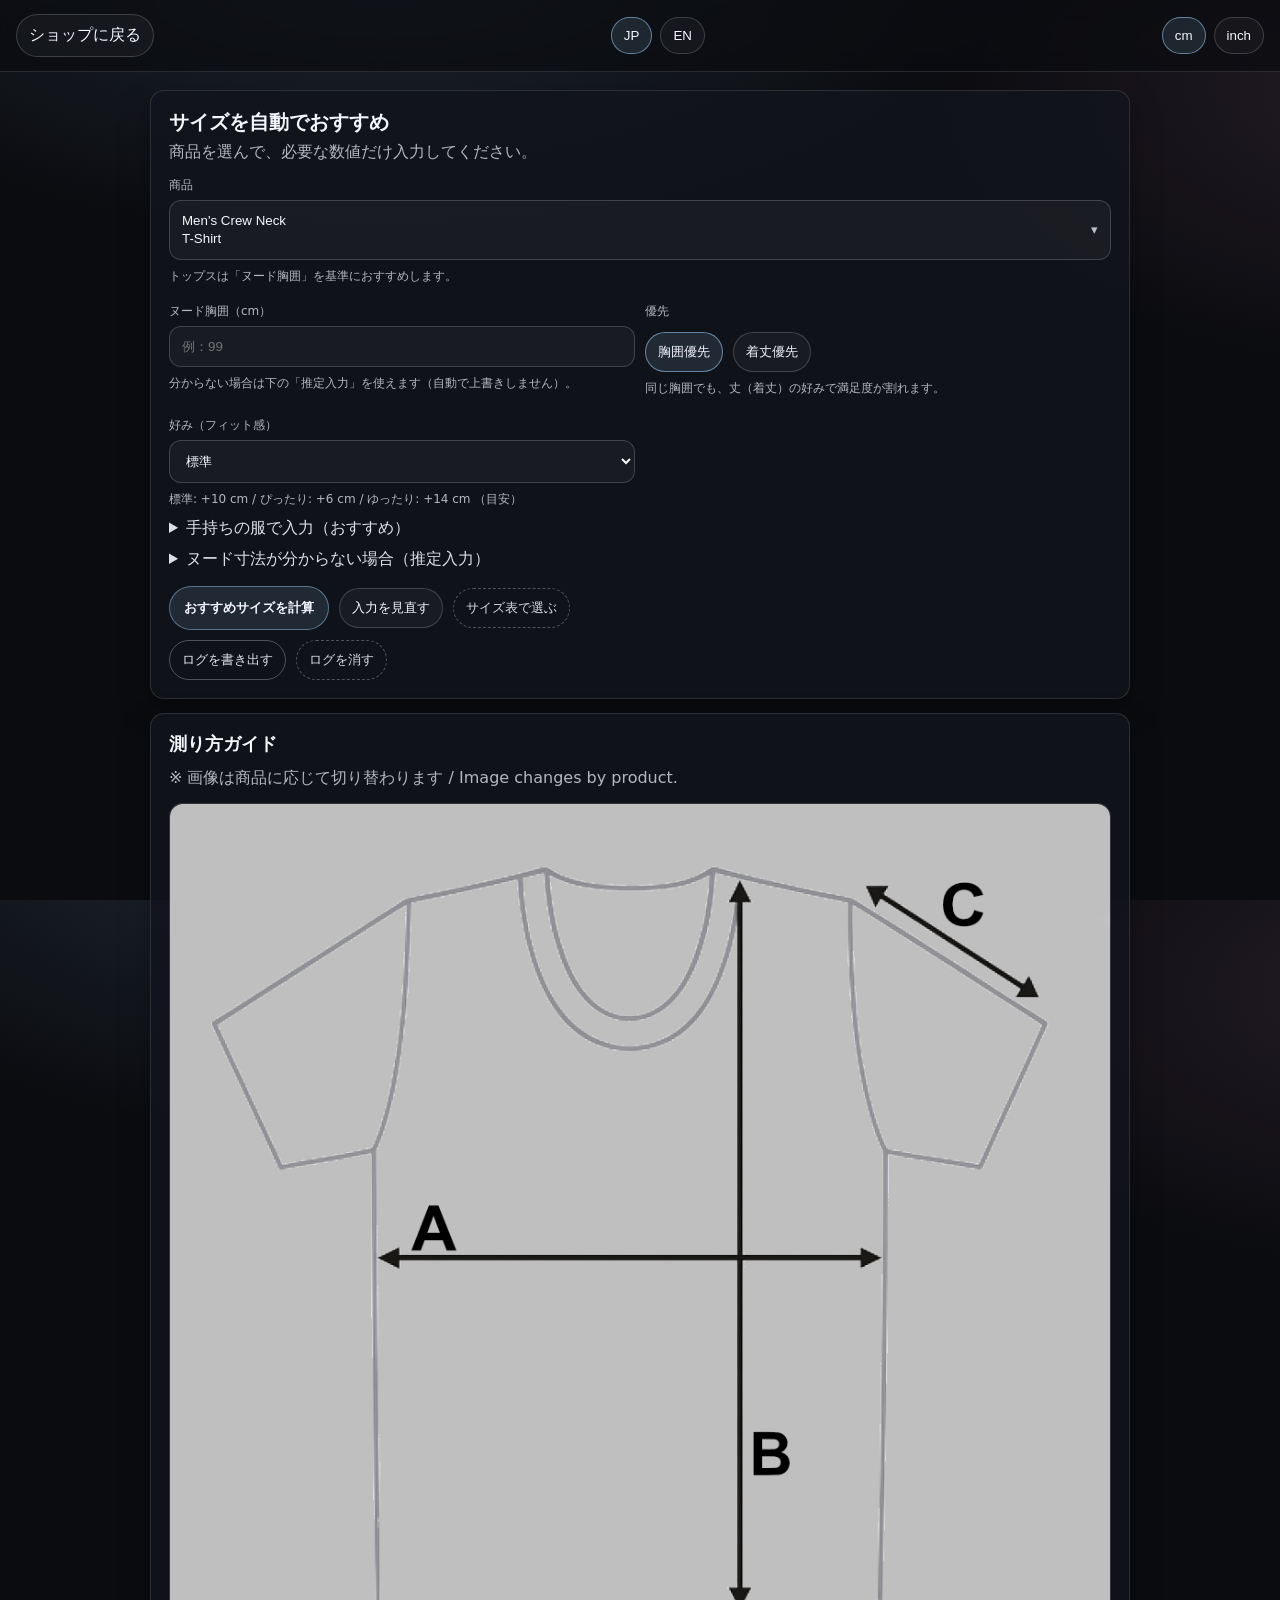
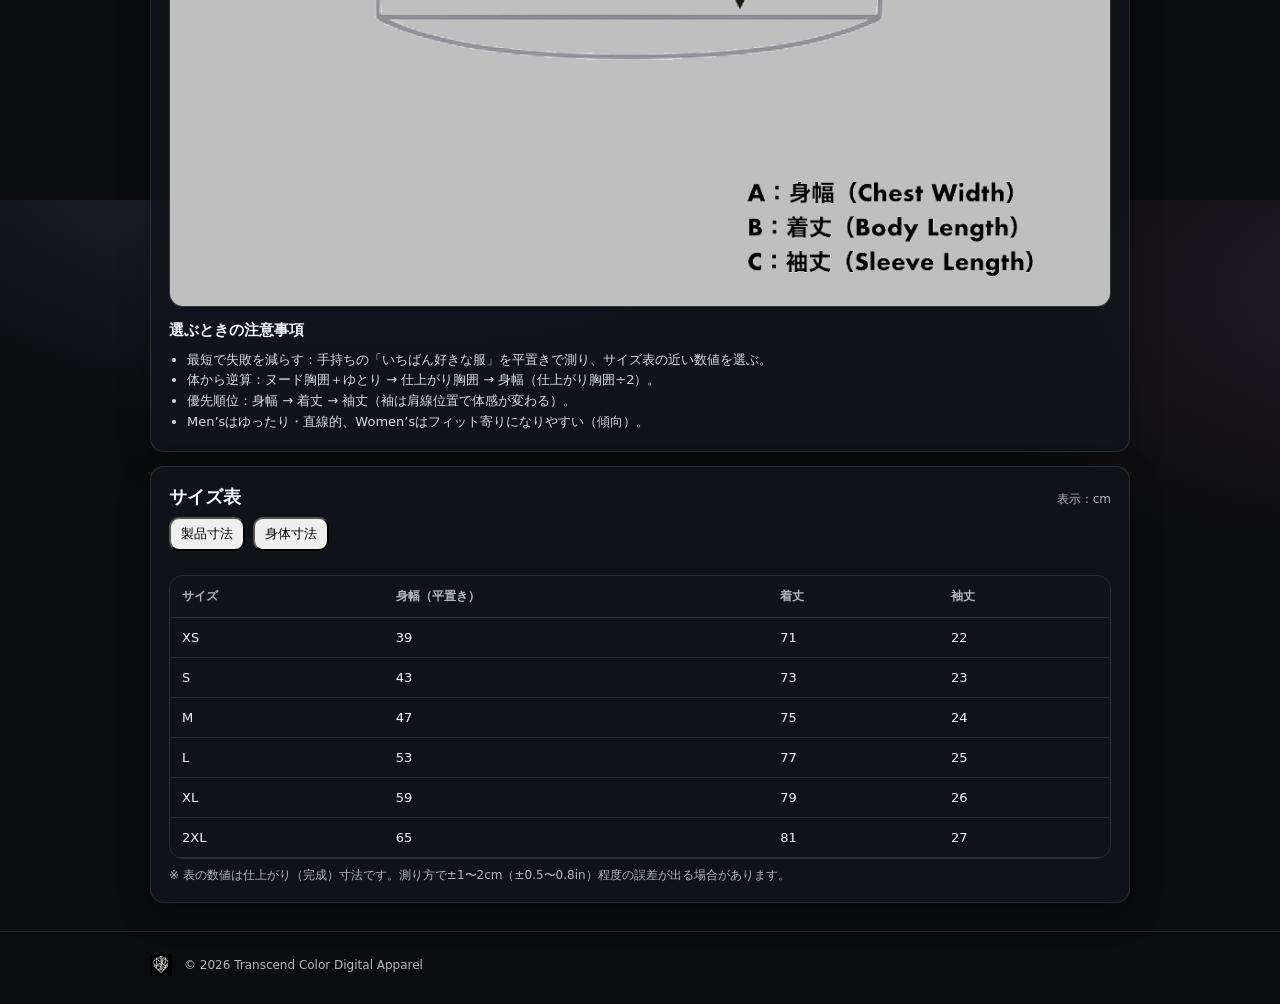
<file: index.html>
<!DOCTYPE html>

<html lang="ja">
<head>
<meta charset="utf-8"/>
<meta content="width=device-width,initial-scale=1" name="viewport"/>
<meta content="dark light" name="color-scheme"/>
<title>TCDA Auto Size Guide</title>
<link href="styles.css" rel="stylesheet"/>
</head>
<body>
<header class="topbar">
<a class="backlink" href="https://www.tcda.shop/" id="backToShop" rel="noopener">ショップに戻る</a>
<div aria-label="Language" class="langToggle" role="tablist">
<button aria-selected="true" class="pill" id="btnLangJP" type="button">JP</button>
<button aria-selected="false" class="pill" id="btnLangEN" type="button">EN</button>
</div>
  <!-- Unit toggle (independent from language) -->
  <div aria-label="Unit" class="unitToggle" role="tablist">
    <button aria-selected="true" class="pill" id="btnUnitCM" type="button">cm</button>
    <button aria-selected="false" class="pill" id="btnUnitIN" type="button">inch</button>
  </div>
</header>
<main class="wrap">
<section class="card">
<h1 id="pageTitle">サイズを自動でおすすめ</h1>
<p class="sub" id="pageSubtitle">商品を選んで、必要な数値だけ入力してください。</p>
<!-- Product picker -->
<div class="field">
<label id="labelProduct">商品</label>
<!-- Custom dropdown (2-line labels guaranteed) -->
<div class="select" id="productSelect">
<button aria-expanded="false" aria-haspopup="listbox" class="selectBtn" id="productButton" type="button">
<span class="selectBtnText" id="productButtonText"></span>
<span aria-hidden="true" class="selectChevron">▾</span>
</button>
<div class="selectList" hidden="" id="productList" role="listbox" tabindex="-1"></div>
</div>
<p class="hint" id="productHint"></p>
</div>
<!-- Inputs (tops) -->
<div class="inputs" hidden="" id="inputsTops">
<div class="grid2">
<div class="field">
<label for="nudeChest" id="labelNudeChest">ヌード胸囲（cm）</label>
<input autocomplete="off" id="nudeChest" inputmode="decimal" placeholder="例：99"/>
<p class="hint" id="hintNudeChest"></p>
</div>
<div class="field" id="topPriorityBox">
<label id="labelTopPriority">優先</label>
<div aria-label="Priority" class="actions" id="topPriorityActions" role="tablist">
<button aria-selected="true" class="pill" id="btnPriChest" type="button">胸囲優先</button>
<button aria-selected="false" class="pill" id="btnPriLength" type="button">着丈優先</button>
</div>
<p class="hint" id="hintTopPriority"></p>
</div>
<div class="field">
<label for="fitTop" id="labelFitTop">好み（フィット感）</label>
<select id="fitTop">
<option selected="" value="standard">標準</option>
<option value="snug">ぴったり</option>
<option value="loose">ゆったり</option>
</select>
<p class="hint" id="hintFitTop"></p>
</div>
</div>
<details class="est" id="garmentBox"><summary id="garmentSummary">手持ちの服で入力（おすすめ）</summary><p class="hint" id="garmentNote">今ちょうど良い服を平置きで測って入力します。身幅（脇下〜脇下）は必須。着丈は任意。</p><div class="grid2"><div class="field"><label for="garmentChest" id="labelGarmentChest">身幅（平置き・cm）</label><input autocomplete="off" id="garmentChest" inputmode="decimal" placeholder="例：56"/><p class="hint" id="hintGarmentChest"></p></div><div class="field"><label for="garmentLength" id="labelGarmentLength">着丈（任意・cm）</label><input autocomplete="off" id="garmentLength" inputmode="decimal" placeholder="例：70"/><p class="hint" id="hintGarmentLength"></p></div></div></details><details class="est" id="estimateBox">
<summary id="estimateSummary">ヌード寸法が分からない場合（推定入力）</summary>
<div class="grid3">
<div class="field">
<label for="estHeight" id="labelHeight">身長（cm）</label>
<input autocomplete="off" id="estHeight" inputmode="decimal" placeholder="例：170"/>
</div>
<div class="field">
<label for="estWeight" id="labelWeight">体重（kg）</label>
<input autocomplete="off" id="estWeight" inputmode="decimal" placeholder="例：60"/>
</div>
<div class="field">
<label for="estSex" id="labelSex">性別</label>
<select id="estSex">
<option selected="" value="female">女性</option>
<option value="male">男性</option>
</select>
</div>
</div>
<div class="row">
<div class="field">
<label for="estBmi" id="labelBMI">BMI（任意）</label>
<input autocomplete="off" id="estBmi" inputmode="decimal" placeholder="空欄なら自動計算"/>
<p class="hint" id="hintBMI"></p>
</div>
<div class="actions">
<button class="pill secondary" hidden="" id="btnSetEstimated" type="button">推定値をセット</button>
</div>
</div>
<p class="note" id="estimateNote"></p>
</details>
</div>
<!-- Inputs (shoes) -->
<div class="inputs" hidden="" id="inputsShoes">
<div class="grid2">
<div class="field">
<label for="footLen" id="labelFootLen">足長（cm）</label>
<input autocomplete="off" id="footLen" inputmode="decimal" placeholder="例：24.0"/>
<p class="hint" id="hintFootLen"></p>
</div>
<div class="field">
<label for="footSide" id="labelFootSide">長い方</label>
<select id="footSide">
<option selected="" value="unknown">未選択</option>
<option value="left">左が長い</option>
<option value="right">右が長い</option>
<option value="same">同じ</option>
</select>
<p class="hint" id="hintFootSide"></p>
</div>
<div class="field">
<label for="footWidth" id="labelFootWidth">足幅</label>
<select id="footWidth">
<option value="slim">細め</option>
<option selected="" value="standard">標準</option>
<option value="wide">広め</option>
</select>
<p class="hint" id="hintFootWidth"></p>
</div>
<div class="field">
<label for="fitShoe" id="labelFitShoe">好み（捨て寸）</label>
<select id="fitShoe">
<option selected="" value="standard">標準（+10mm）</option>
<option value="snug">ぴったり（+7mm）</option>
<option value="loose">ゆったり（+12mm）</option>
</select>
<p class="hint" id="hintFitShoe"></p>
</div>
</div>
<p class="note" id="shoesNote"></p>
</div>
<div class="actions mainActions">
<button class="primary" id="calcBtn" type="button">おすすめサイズを計算</button>
<button class="pill" id="btnReset" type="button">入力を見直す</button>
<button class="pill pill-secondary" id="btnScrollTable" type="button">サイズ表で選ぶ</button>
</div>
<div aria-label="Log tools" class="actions logActions">
<button class="pill secondary" id="btnExportLogs" type="button">ログを書き出す</button>
<button class="pill pill-secondary" id="btnClearLogs" type="button">ログを消す</button>
<span class="logInfo" id="logInfo"></span>
</div>
<!-- Result -->
<section aria-live="polite" class="result" hidden="" id="result">
<div class="resultTop">
<div class="resultTitle" id="resultTitle"></div>
<div class="resultValueWrap">
<div class="resultValue" id="resultValue"></div>
<div class="resultValueAlt" id="resultValueAlt"></div>
</div>
</div>
<div class="resultDetail" id="resultDetail"></div>
<div class="resultActions">
<button class="pill" id="btnHighlight" type="button">サイズ表で該当行を見る</button>
<button class="pill secondary" hidden="" id="btnHighlightAlt" type="button">次点も見る</button>
</div>
</section>
<section class="error" hidden="" id="errorBox">
<div class="errorMsg" id="errorMsg"></div>
<div class="actions">
<button class="pill" id="btnFixInput" type="button">入力を見直す</button>
<button class="pill pill-secondary" id="btnGoTable" type="button">サイズ表で選ぶ</button>
</div>
</section>
</section>
<!-- Guide image -->
<section class="card">
<h2 id="guideTitle">測り方ガイド</h2>
<p class="sub" id="guideCaption">※ 画像は商品に応じて切り替わります / Image changes by product.</p>
<div class="guideBox">
<img alt="" id="guideImg" loading="lazy"/>
</div>
<div class="notes" id="notesBox">
<h3 id="notesTitle">選ぶときの注意事項</h3>
<ul id="notesList"></ul>
</div>
</section>
<!-- Table -->
<section class="card" id="tableCard">
<div class="tableHead">
<h2 id="tableTitle">サイズ表</h2>
<div class="tableMeta">
<span id="tableUnit"></span>
</div>
</div>
<div class="tableWrap">
<table id="sizeTable">
<thead id="tableHeadRow"></thead>
<tbody id="tableBody"></tbody>
</table>
</div>
<p class="hint" id="tableNote"></p>
</section>
</main>
<footer class="footer">
<div class="footerInner">
<img alt="Transcend Color Digital Apparel" class="logo" id="footerLogo" src="assets/logo.png"/>
<div class="copy">© 2026 Transcend Color Digital Apparel</div>
</div>
</footer>
<!-- cache-busting: update the version when you deploy changes -->
    <!-- Load embedded CSV data first. This contains all data tables inlined into JavaScript so the app can run under file:// without fetch failures. -->
    <script src="embedded_csv.js?v=20260110_1"></script>
    <script src="app.js?v=20260110_1"></script>
</body>
</html>
</file>
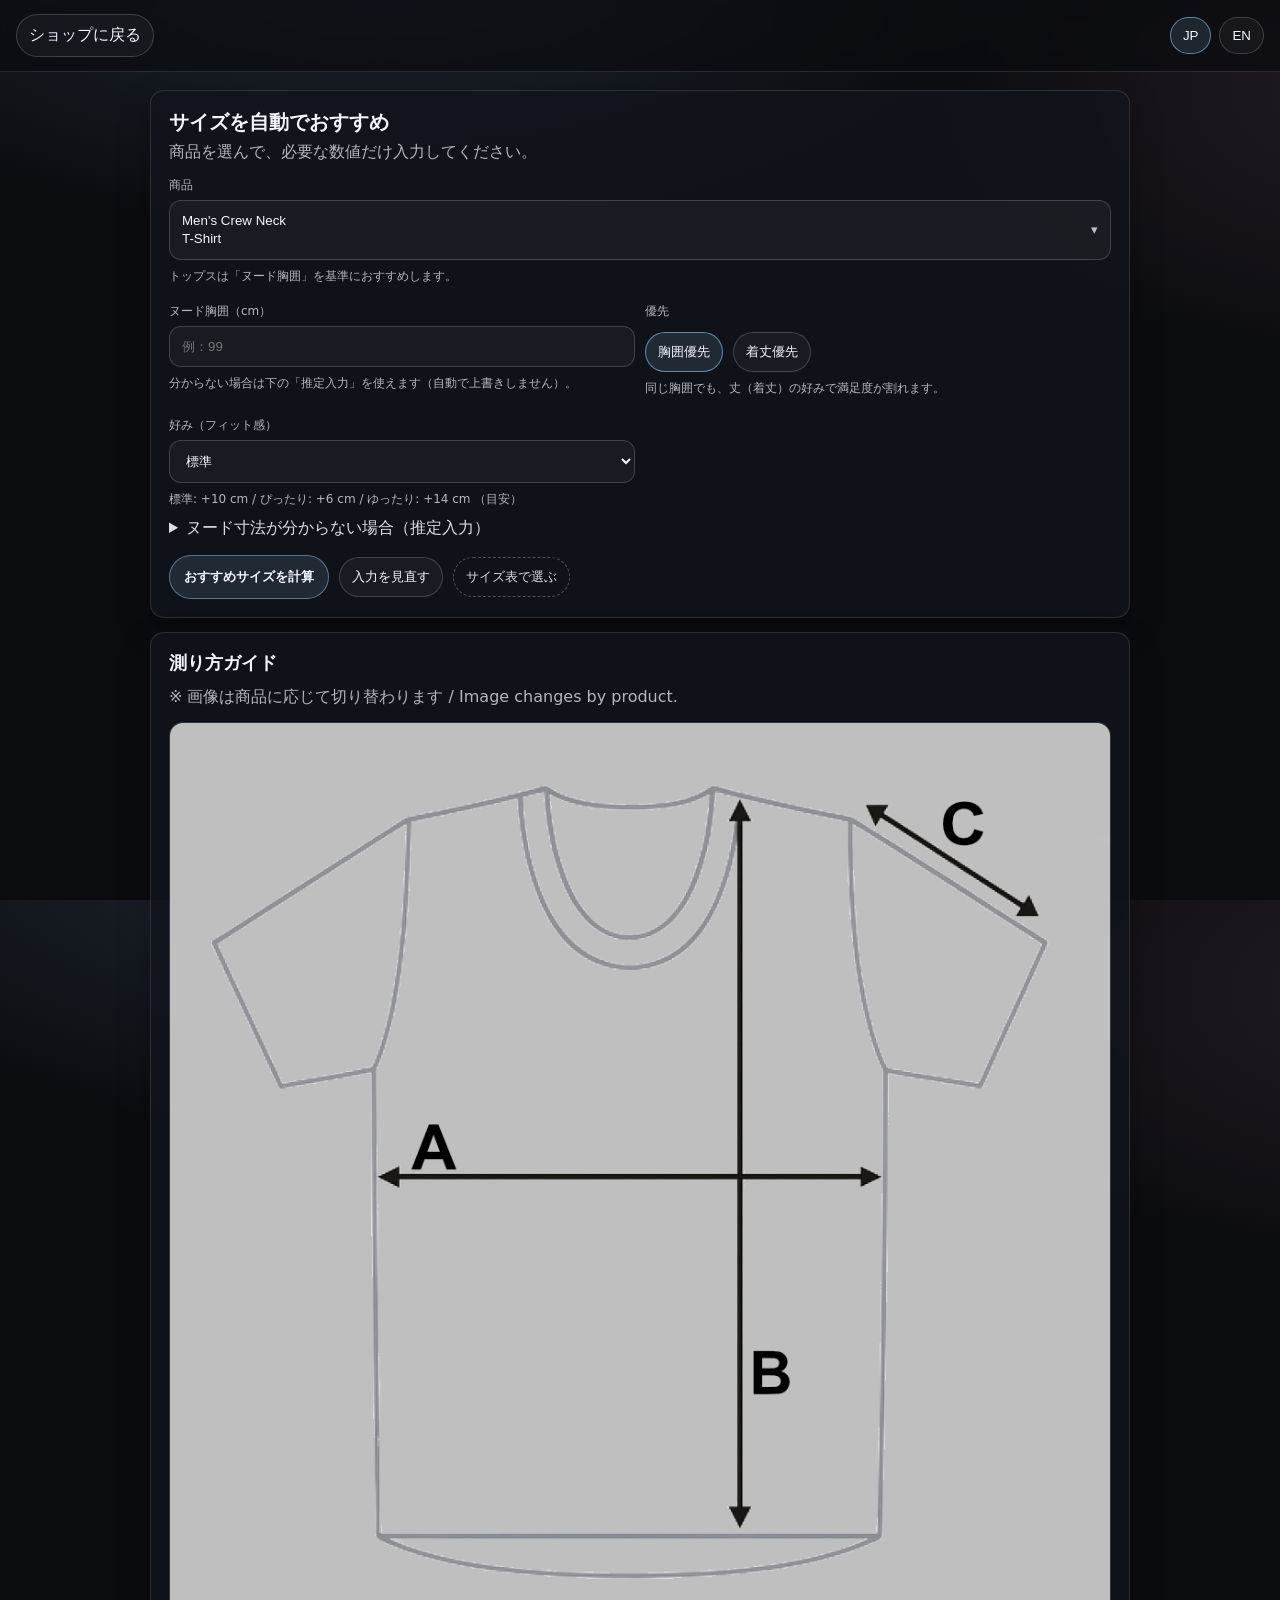
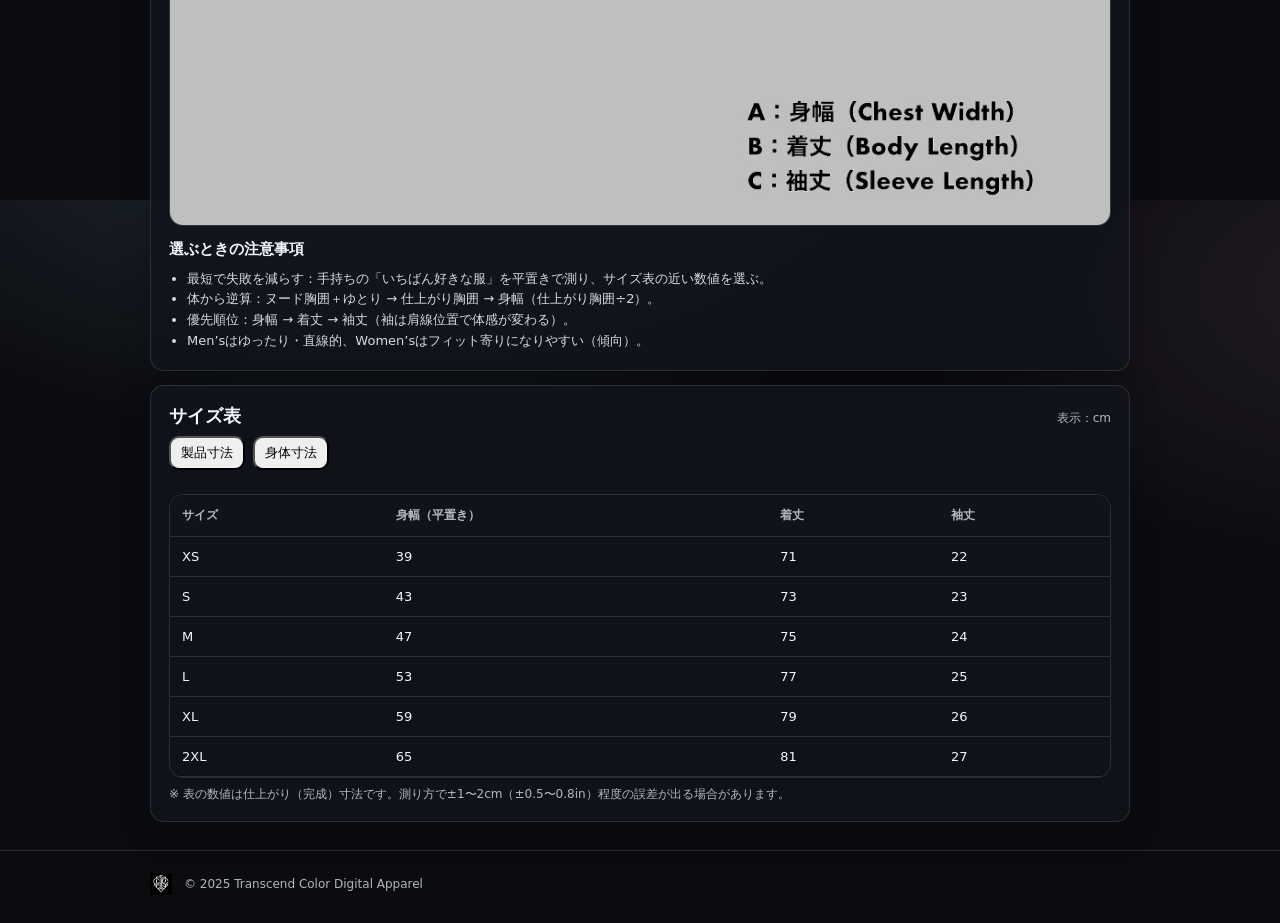
<file: index_UPDATED.html>
<!doctype html>
<html lang="ja">
<head>
  <meta charset="utf-8" />
  <meta name="viewport" content="width=device-width,initial-scale=1" />
  <meta name="color-scheme" content="dark light" />
  <title>TCDA Auto Size Guide</title>
  <link rel="stylesheet" href="styles.css" />
</head>

<body>
  <header class="topbar">
    <a id="backToShop" class="backlink" href="https://www.tcda.shop/" rel="noopener">ショップに戻る</a>

    <div class="langToggle" role="tablist" aria-label="Language">
      <button class="pill" id="btnLangJP" type="button" aria-selected="true">JP</button>
      <button class="pill" id="btnLangEN" type="button" aria-selected="false">EN</button>
    </div>
  </header>

  <main class="wrap">
    <section class="card">
      <h1 id="pageTitle">サイズを自動でおすすめ</h1>
      <p id="pageSubtitle" class="sub">商品を選んで、必要な数値だけ入力してください。</p>

      <!-- Product picker -->
      <div class="field">
        <label id="labelProduct">商品</label>

        <!-- Custom dropdown (2-line labels guaranteed) -->
        <div class="select" id="productSelect">
          <button id="productButton" class="selectBtn" type="button" aria-haspopup="listbox" aria-expanded="false">
            <span id="productButtonText" class="selectBtnText"></span>
            <span class="selectChevron" aria-hidden="true">▾</span>
          </button>
          <div id="productList" class="selectList" role="listbox" tabindex="-1" hidden></div>
        </div>

        <p id="productHint" class="hint"></p>
      </div>

      <!-- Inputs (tops) -->
      <div id="inputsTops" class="inputs" hidden>
        <div class="grid2">
          <div class="field">
            <label id="labelNudeChest" for="nudeChest">ヌード胸囲（cm）</label>
            <input id="nudeChest" inputmode="decimal" autocomplete="off" placeholder="例：99" />
            <p id="hintNudeChest" class="hint"></p>
          </div>

          
<div class="field" id="topPriorityBox">
  <label id="labelTopPriority">優先</label>
  <div class="actions" id="topPriorityActions" role="tablist" aria-label="Priority">
    <button class="pill" id="btnPriChest" type="button" aria-selected="true">胸囲優先</button>
    <button class="pill" id="btnPriLength" type="button" aria-selected="false">着丈優先</button>
  </div>
  <p id="hintTopPriority" class="hint"></p>
</div>

<div class="field">
            <label id="labelFitTop" for="fitTop">好み（フィット感）</label>
            <select id="fitTop">
              <option value="standard" selected>標準</option>
              <option value="snug">ぴったり</option>
              <option value="loose">ゆったり</option>
            </select>
            <p id="hintFitTop" class="hint"></p>
          </div>
        </div>

        <details class="est" id="estimateBox">
          <summary id="estimateSummary">ヌード寸法が分からない場合（推定入力）</summary>

          <div class="grid3">
            <div class="field">
              <label id="labelHeight" for="estHeight">身長（cm）</label>
              <input id="estHeight" inputmode="decimal" autocomplete="off" placeholder="例：170" />
            </div>
            <div class="field">
              <label id="labelWeight" for="estWeight">体重（kg）</label>
              <input id="estWeight" inputmode="decimal" autocomplete="off" placeholder="例：60" />
            </div>
            <div class="field">
              <label id="labelSex" for="estSex">性別</label>
              <select id="estSex">
                <option value="female" selected>女性</option>
                <option value="male">男性</option>
              </select>
            </div>
          </div>

          <div class="row">
            <div class="field">
              <label id="labelBMI" for="estBmi">BMI（任意）</label>
              <input id="estBmi" inputmode="decimal" autocomplete="off" placeholder="空欄なら自動計算" />
              <p id="hintBMI" class="hint"></p>
            </div>

            <div class="actions">
              <button id="btnSetEstimated" class="pill secondary" type="button" hidden>推定値をセット</button>
            </div>
          </div>

          <p id="estimateNote" class="note"></p>
        </details>
      </div>

      <!-- Inputs (shoes) -->
      <div id="inputsShoes" class="inputs" hidden>
        <div class="grid2">
          <div class="field">
            <label id="labelFootLen" for="footLen">足長（cm）</label>
            <input id="footLen" inputmode="decimal" autocomplete="off" placeholder="例：24.0" />
            <p id="hintFootLen" class="hint"></p>
          </div>

          
<div class="field">
  <label id="labelFootWidth" for="footWidth">足幅</label>
  <select id="footWidth">
    <option value="slim">細め</option>
    <option value="standard" selected>標準</option>
    <option value="wide">広め</option>
  </select>
  <p id="hintFootWidth" class="hint"></p>
</div>

<div class="field">
            <label id="labelFitShoe" for="fitShoe">好み（捨て寸）</label>
            <select id="fitShoe">
              <option value="standard" selected>標準（+10mm）</option>
              <option value="snug">ぴったり（+7mm）</option>
              <option value="loose">ゆったり（+12mm）</option>
            </select>
            <p id="hintFitShoe" class="hint"></p>
          </div>
        </div>

        <p id="shoesNote" class="note"></p>
      </div>

      <div class="actions mainActions">
        <button id="calcBtn" class="primary" type="button">おすすめサイズを計算</button>
        <button id="btnReset" class="pill" type="button">入力を見直す</button>
        <button id="btnScrollTable" class="pill pill-secondary" type="button">サイズ表で選ぶ</button>
      </div>

      <!-- Result -->
      <section id="result" class="result" aria-live="polite" hidden>
        <div class="resultTop">
          <div class="resultTitle" id="resultTitle"></div>
          <div class="resultValueWrap">
  <div class="resultValue" id="resultValue"></div>
  <div class="resultValueAlt" id="resultValueAlt"></div>
</div>
        </div>

        <div class="resultDetail" id="resultDetail"></div>

        <div class="resultActions">
          <button id="btnHighlight" class="pill" type="button">サイズ表で該当行を見る</button>
<button id="btnHighlightAlt" class="pill secondary" type="button" hidden>次点も見る</button>
        </div>
      </section>

      <section id="errorBox" class="error" hidden>
        <div id="errorMsg" class="errorMsg"></div>
        <div class="actions">
          <button id="btnFixInput" class="pill" type="button">入力を見直す</button>
          <button id="btnGoTable" class="pill pill-secondary" type="button">サイズ表で選ぶ</button>
        </div>
      </section>
    </section>

    <!-- Guide image -->
    <section class="card">
      <h2 id="guideTitle">測り方ガイド</h2>
      <p id="guideCaption" class="sub">※ 画像は商品に応じて切り替わります / Image changes by product.</p>
      <div class="guideBox">
        <img id="guideImg" alt="" loading="lazy" />
      </div>

      <div class="notes" id="notesBox">
        <h3 id="notesTitle">選ぶときの注意事項</h3>
        <ul id="notesList"></ul>
      </div>
    </section>

    <!-- Table -->
    <section class="card" id="tableCard">
      <div class="tableHead">
        <h2 id="tableTitle">サイズ表</h2>
        <div class="tableMeta">
          <span id="tableUnit"></span>
        </div>
      </div>

      <div class="tableWrap">
        <table id="sizeTable">
          <thead id="tableHeadRow"></thead>
          <tbody id="tableBody"></tbody>
        </table>
      </div>

      <p id="tableNote" class="hint"></p>
    </section>
  </main>

  <footer class="footer">
    <div class="footerInner">
      <img id="footerLogo" class="logo" src="assets/logo.png" alt="Transcend Color Digital Apparel" />
      <div class="copy">© 2025 Transcend Color Digital Apparel</div>
    </div>
  </footer>

  <!-- cache-busting: update the version when you deploy changes -->
  <script src="app.js?v=20251220_2"></script>
</body>
</html>
</file>
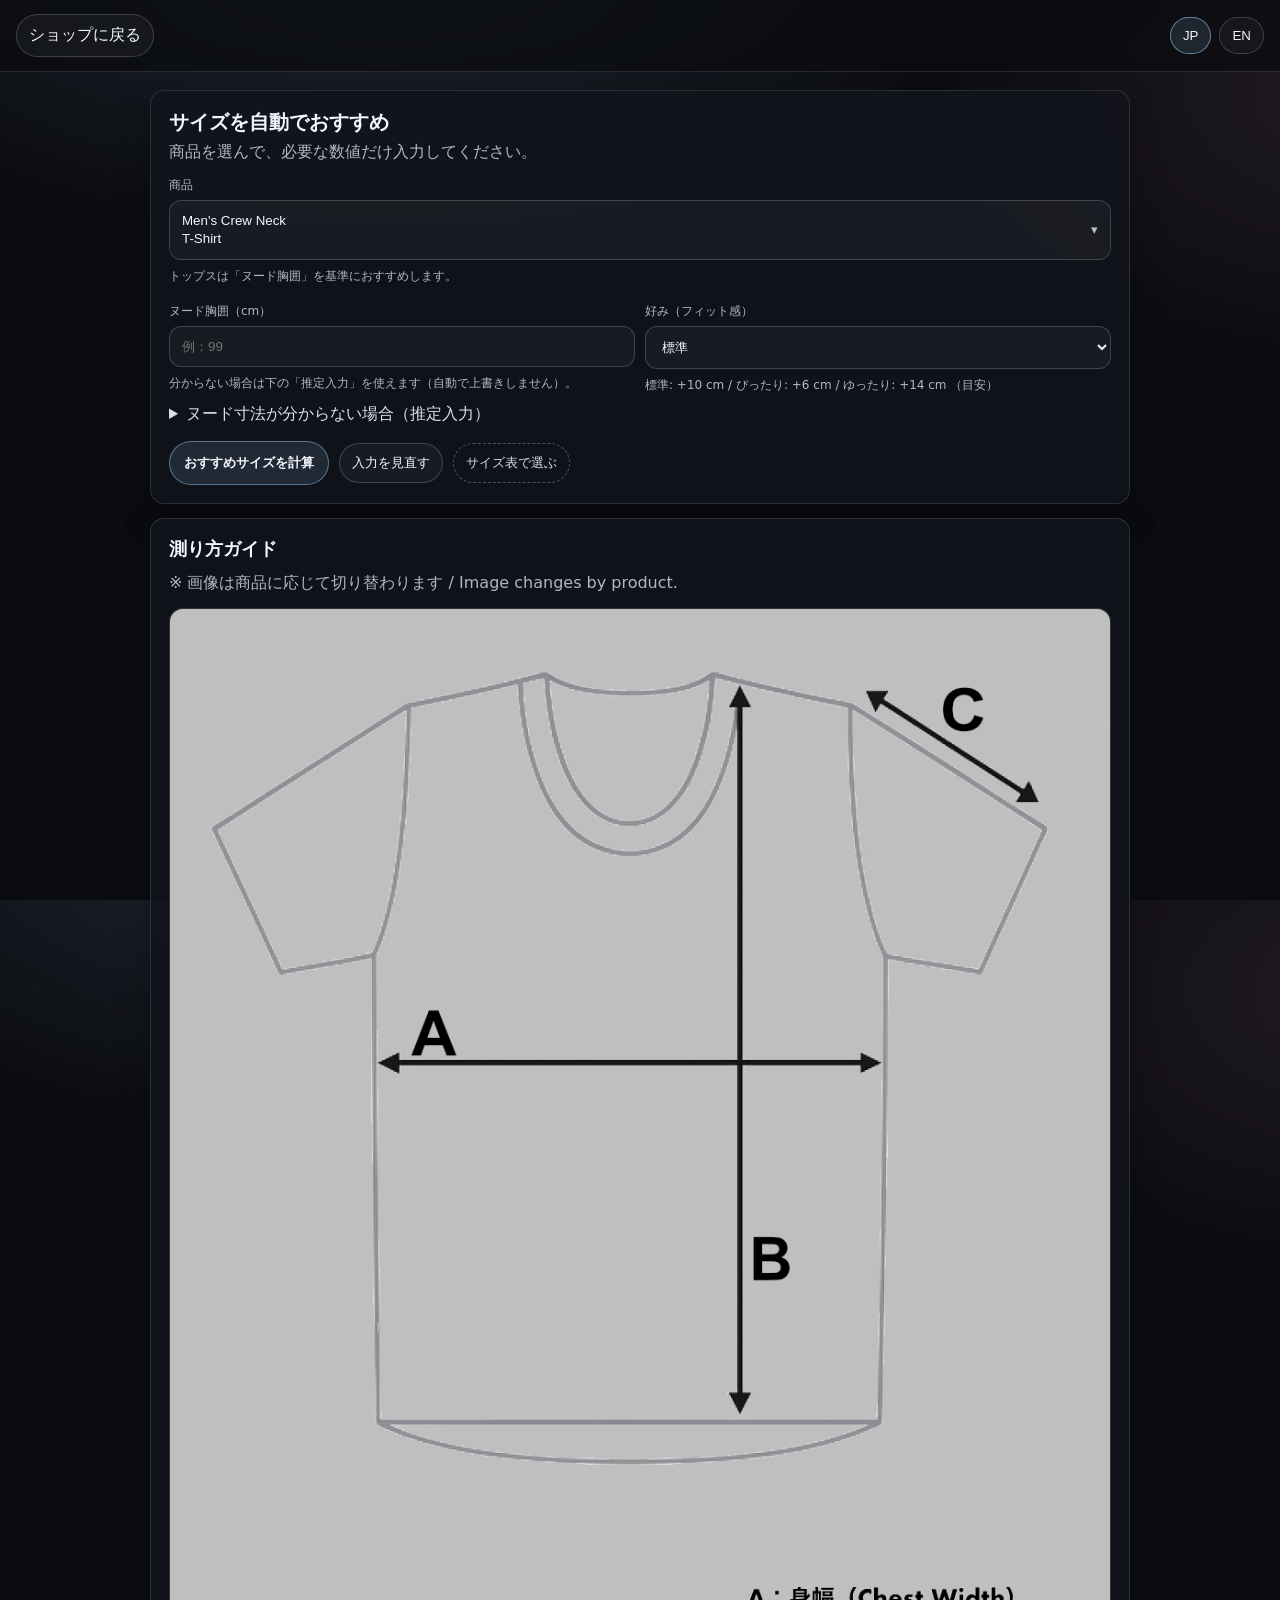
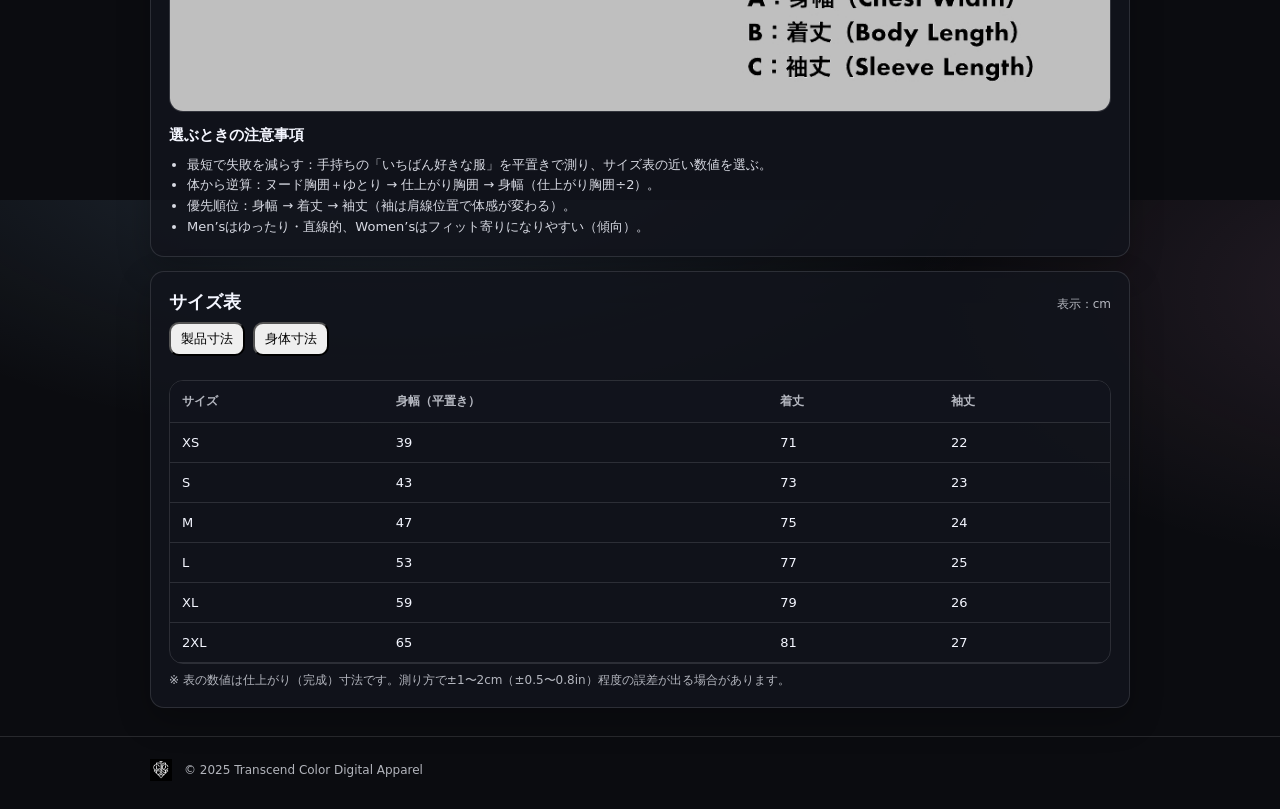
<file: index_訂正版.html>
<!doctype html>
<html lang="ja">
<head>
  <meta charset="utf-8" />
  <meta name="viewport" content="width=device-width,initial-scale=1" />
  <meta name="color-scheme" content="dark light" />
  <title>TCDA Auto Size Guide</title>
  <link rel="stylesheet" href="styles.css" />
</head>

<body>
  <header class="topbar">
    <a id="backToShop" class="backlink" href="https://www.tcda.shop/" rel="noopener">ショップに戻る</a>

    <div class="langToggle" role="tablist" aria-label="Language">
      <button class="pill" id="btnLangJP" type="button" aria-selected="true">JP</button>
      <button class="pill" id="btnLangEN" type="button" aria-selected="false">EN</button>
    </div>
  </header>

  <main class="wrap">
    <section class="card">
      <h1 id="pageTitle">サイズを自動でおすすめ</h1>
      <p id="pageSubtitle" class="sub">商品を選んで、必要な数値だけ入力してください。</p>

      <!-- Product picker -->
      <div class="field">
        <label id="labelProduct">商品</label>

        <!-- Custom dropdown (2-line labels guaranteed) -->
        <div class="select" id="productSelect">
          <button id="productButton" class="selectBtn" type="button" aria-haspopup="listbox" aria-expanded="false">
            <span id="productButtonText" class="selectBtnText"></span>
            <span class="selectChevron" aria-hidden="true">▾</span>
          </button>
          <div id="productList" class="selectList" role="listbox" tabindex="-1" hidden></div>
        </div>

        <p id="productHint" class="hint"></p>
      </div>

      <!-- Inputs (tops) -->
      <div id="inputsTops" class="inputs" hidden>
        <div class="grid2">
          <div class="field">
            <label id="labelNudeChest" for="nudeChest">ヌード胸囲（cm）</label>
            <input id="nudeChest" inputmode="decimal" autocomplete="off" placeholder="例：99" />
            <p id="hintNudeChest" class="hint"></p>
          </div>

          <div class="field">
            <label id="labelFitTop" for="fitTop">好み（フィット感）</label>
            <select id="fitTop">
              <option value="standard" selected>標準</option>
              <option value="snug">ぴったり</option>
              <option value="loose">ゆったり</option>
            </select>
            <p id="hintFitTop" class="hint"></p>
          </div>
        </div>

        <details class="est" id="estimateBox">
          <summary id="estimateSummary">ヌード寸法が分からない場合（推定入力）</summary>

          <div class="grid3">
            <div class="field">
              <label id="labelHeight" for="estHeight">身長（cm）</label>
              <input id="estHeight" inputmode="decimal" autocomplete="off" placeholder="例：170" />
            </div>
            <div class="field">
              <label id="labelWeight" for="estWeight">体重（kg）</label>
              <input id="estWeight" inputmode="decimal" autocomplete="off" placeholder="例：60" />
            </div>
            <div class="field">
              <label id="labelSex" for="estSex">性別</label>
              <select id="estSex">
                <option value="female" selected>女性</option>
                <option value="male">男性</option>
              </select>
            </div>
          </div>

          <div class="row">
            <div class="field">
              <label id="labelBMI" for="estBmi">BMI（任意）</label>
              <input id="estBmi" inputmode="decimal" autocomplete="off" placeholder="空欄なら自動計算" />
              <p id="hintBMI" class="hint"></p>
            </div>

            <div class="actions">
              <button id="btnSetEstimated" class="pill secondary" type="button" hidden>推定値をセット</button>
            </div>
          </div>

          <p id="estimateNote" class="note"></p>
        </details>
      </div>

      <!-- Inputs (shoes) -->
      <div id="inputsShoes" class="inputs" hidden>
        <div class="grid2">
          <div class="field">
            <label id="labelFootLen" for="footLen">足長（cm）</label>
            <input id="footLen" inputmode="decimal" autocomplete="off" placeholder="例：24.0" />
            <p id="hintFootLen" class="hint"></p>
          </div>

          <div class="field">
            <label id="labelFitShoe" for="fitShoe">好み（捨て寸）</label>
            <select id="fitShoe">
              <option value="standard" data-jp="標準（+10mm）" data-en="Standard (+0.39 in)">標準（+10mm）</option>
              <option value="snug" data-jp="ぴったり（+7mm）" data-en="Snug (+0.28 in)">ぴったり（+7mm）</option>
              <option value="loose" data-jp="ゆったり（+12mm）" data-en="Loose (+0.47 in)">ゆったり（+12mm）</option>
            </select>
            <p id="hintFitShoe" class="hint"></p>
          </div>
        </div>

        <p id="shoesNote" class="note"></p>
      </div>

      <div class="actions mainActions">
        <button id="calcBtn" class="primary" type="button">おすすめサイズを計算</button>
        <button id="btnReset" class="pill" type="button">入力を見直す</button>
        <button id="btnScrollTable" class="pill pill-secondary" type="button">サイズ表で選ぶ</button>
      </div>

      <!-- Result -->
      <section id="result" class="result" aria-live="polite" hidden>
        <div class="resultTop">
          <div class="resultTitle" id="resultTitle"></div>
          <div class="resultValue" id="resultValue"></div>
        </div>

        <div class="resultDetail" id="resultDetail"></div>

        <div class="resultActions">
          <button id="btnHighlight" class="pill" type="button">サイズ表で該当行を見る</button>
        </div>
      </section>

      <section id="errorBox" class="error" hidden>
        <div id="errorMsg" class="errorMsg"></div>
        <div class="actions">
          <button id="btnFixInput" class="pill" type="button">入力を見直す</button>
          <button id="btnGoTable" class="pill pill-secondary" type="button">サイズ表で選ぶ</button>
        </div>
      </section>
    </section>

    <!-- Guide image -->
    <section class="card">
      <h2 id="guideTitle">測り方ガイド</h2>
      <p id="guideCaption" class="sub">※ 画像は商品に応じて切り替わります / Image changes by product.</p>
      <div class="guideBox">
        <img id="guideImg" alt="" loading="lazy" />
      </div>

      <div class="notes" id="notesBox">
        <h3 id="notesTitle">選ぶときの注意事項</h3>
        <ul id="notesList"></ul>
      </div>
    </section>

    <!-- Table -->
    <section class="card" id="tableCard">
      <div class="tableHead">
        <h2 id="tableTitle">サイズ表</h2>
        <div class="tableMeta">
          <span id="tableUnit"></span>
        </div>
      </div>

      <div class="tableWrap">
        <table id="sizeTable">
          <thead id="tableHeadRow"></thead>
          <tbody id="tableBody"></tbody>
        </table>
      </div>

      <p id="tableNote" class="hint"></p>
    </section>
  </main>

  <footer class="footer">
    <div class="footerInner">
      <img id="footerLogo" class="logo" src="assets/logo.png" alt="Transcend Color Digital Apparel" />
      <div class="copy">© 2025 Transcend Color Digital Apparel</div>
    </div>
  </footer>

  <!-- cache-busting: update the version when you deploy changes -->
  <script src="app.js?v=20251220"></script>
</body>
</html>
</file>
<file: styles.css>
:root{
  --bg:#0b0c10;
  --card:#12141c;
  --text:#f4f6ff;
  --muted:rgba(244,246,255,.72);
  --line:rgba(244,246,255,.12);
  --line2:rgba(244,246,255,.18);
  --accent:#9bd0ff;
  --danger:#ff6b6b;
  --radius:14px;
}

*{ box-sizing:border-box; }
html,body{ height:100%; }
body{
  margin:0;
  font-family: ui-sans-serif, system-ui, -apple-system, "Hiragino Sans", "Noto Sans JP", Segoe UI, Roboto, Helvetica, Arial, "Apple Color Emoji","Segoe UI Emoji";
  background: radial-gradient(1200px 600px at 30% -10%, rgba(155,208,255,.16), transparent 55%),
              radial-gradient(900px 500px at 110% 10%, rgba(255,170,220,.10), transparent 55%),
              var(--bg);
  color:var(--text);
}

a{ color:var(--text); text-decoration:none; }
a:hover{ text-decoration:underline; }

.topbar{
  position:sticky;
  top:0;
  z-index:10;
  display:flex;
  gap:12px;
  align-items:center;
  justify-content:space-between;
  padding:14px 16px;
  border-bottom:1px solid var(--line);
  background: rgba(11,12,16,.72);
  backdrop-filter: blur(10px);
}

.backlink{
  display:inline-flex;
  align-items:center;
  gap:8px;
  padding:10px 12px;
  border-radius:999px;
  border:1px solid var(--line2);
  background: rgba(255,255,255,.04);
  white-space:nowrap;
}

.langToggle{
  display:flex;
  gap:8px;
  align-items:center;
}

/* Unit toggle shares the same styling as language toggle */
.unitToggle{
  display:flex;
  gap:8px;
  align-items:center;
}

.wrap{
  width:min(980px, calc(100% - 24px));
  margin: 18px auto 28px;
  display:flex;
  flex-direction:column;
  gap:14px;
}

.card{
  background: rgba(18,20,28,.86);
  border:1px solid var(--line);
  border-radius: var(--radius);
  padding: 18px;
  box-shadow: 0 12px 32px rgba(0,0,0,.25);
}

h1{ font-size: 20px; margin: 0 0 6px; }
h2{ font-size: 18px; margin: 0 0 12px; }
h3{ font-size: 15px; margin: 14px 0 10px; }
.sub{ margin:0 0 14px; color:var(--muted); }
.hint{ margin:8px 0 0; color:var(--muted); font-size:12px; }
.note{ margin: 10px 0 0; color:var(--muted); font-size: 12px; line-height: 1.55; }

.field{ margin: 10px 0 0; }
label{ display:block; font-size:12px; color:var(--muted); margin: 0 0 6px; }

input, select{
  width:100%;
  padding: 12px 12px;
  border-radius: 12px;
  border:1px solid var(--line2);
  background: rgba(255,255,255,.04);
  color: var(--text);
  outline: none;
}

input:focus, select:focus{
  border-color: rgba(155,208,255,.6);
  box-shadow: 0 0 0 3px rgba(155,208,255,.12);
}

.grid2{
  display:grid;
  grid-template-columns: 1fr 1fr;
  gap: 10px;
}
.grid3{
  display:grid;
  grid-template-columns: 1fr 1fr 1fr;
  gap: 10px;
}

.inputs{ margin-top: 8px; }

.actions{
  display:flex;
  gap: 10px;
  align-items:center;
  flex-wrap:wrap;
  margin-top: 12px;
}

.mainActions{
  margin-top: 16px;
}

.primary{
  padding: 12px 14px;
  border-radius: 999px;
  border: 1px solid rgba(155,208,255,.45);
  background: rgba(155,208,255,.12);
  color: var(--text);
  cursor:pointer;
  font-weight: 700;
}
.primary:hover{
  background: rgba(155,208,255,.18);
}

.pill{
  padding: 10px 12px;
  border-radius: 999px;
  border: 1px solid var(--line2);
  background: rgba(255,255,255,.04);
  color: var(--text);
  cursor:pointer;
  white-space:nowrap;
}
.pill[aria-selected="true"]{
  border-color: rgba(155,208,255,.55);
  background: rgba(155,208,255,.12);
}
.pill-secondary{
  background: transparent;
  border: 1px dashed rgba(244,246,255,.28);
  color: rgba(244,246,255,.88);
}
.pill.secondary{
  background: transparent;
  border: 1px solid rgba(244,246,255,.28);
  color: rgba(244,246,255,.92);
}
.pill.secondary:hover{
  border-color: rgba(244,246,255,.45);
}

.result{
  margin-top: 16px;
  padding: 14px;
  border-radius: 14px;
  border: 1px solid rgba(155,208,255,.22);
  background: rgba(155,208,255,.06);
}
.resultTop{
  display:flex;
  gap: 10px;
  align-items: baseline;
  justify-content: space-between;
}
.resultTitle{
  font-weight:700;
  font-size: 14px;
}
.resultValueWrap{ display:flex; flex-direction:column; align-items:flex-end; }
.resultValue{
  font-weight: 900;
  font-size: 22px;
  line-height: 1.05;
}
.resultValueAlt{
  margin-top: 6px;
  font-weight: 700;
  font-size: 12px;
  color: var(--muted);
  white-space: nowrap;
}
.resultDetail{
  margin-top: 10px;
  color: rgba(244,246,255,.86);
  font-size: 13px;
  line-height: 1.55;
}
.resultActions{
  margin-top: 12px;
}

.error{
  margin-top: 14px;
  padding: 14px;
  border-radius: 14px;
  border: 1px solid rgba(255,107,107,.32);
  background: rgba(255,107,107,.08);
}
.errorMsg{
  font-weight: 700;
  margin-bottom: 10px;
}

.select{
  margin-top: 6px;
  position: relative;
}
.selectBtn{
  width:100%;
  display:flex;
  align-items:center;
  justify-content: space-between;
  gap: 10px;
  padding: 12px 12px;
  border-radius: 12px;
  border:1px solid var(--line2);
  background: rgba(255,255,255,.04);
  color: var(--text);
  cursor:pointer;
  text-align:left;
}
.selectBtnText{
  display:flex;
  flex-direction:column;
  line-height: 1.2;
  gap: 2px;
}
.selectChevron{ opacity:.75; }
.selectList{
  position:absolute;
  top: calc(100% + 8px);
  left: 0;
  right: 0;
  max-height: 320px;
  overflow:auto;
  border-radius: 14px;
  border:1px solid var(--line2);
  background: rgba(18,20,28,.98);
  box-shadow: 0 16px 40px rgba(0,0,0,.35);
  padding: 6px;
}
.option{
  padding: 10px 10px;
  border-radius: 12px;
  cursor:pointer;
  border: 1px solid transparent;
}
.option:hover{
  border-color: rgba(155,208,255,.35);
  background: rgba(155,208,255,.08);
}
.option .optTitle{
  font-weight: 700;
  line-height: 1.2;
}
.option .optSub{
  margin-top: 4px;
  color: var(--muted);
  font-size: 12px;
  line-height: 1.35;
}

.guideBox{
  margin-top: 12px;
  border-radius: 14px;
  overflow: hidden;
  border: 1px solid var(--line);
  background: rgba(255,255,255,.03);
}
.guideBox img{
  display:block;
  width: 100%;
  height: auto;
}

.notes ul{
  margin: 10px 0 0;
  padding-left: 18px;
  color: rgba(244,246,255,.88);
  line-height: 1.6;
  font-size: 13px;
}

.tableHead{
  display:flex;
  justify-content: space-between;
  align-items: baseline;
  gap: 10px;
}
.tableMeta{ color: var(--muted); font-size: 12px; }

.tableWrap{
  margin-top: 12px;
  overflow:auto;
  border-radius: 14px;
  border: 1px solid var(--line);
}

table{
  width:100%;
  border-collapse: collapse;
  min-width: 560px;
}
thead th{
  position: sticky;
  top: 0;
  z-index: 1;
  background: rgba(18,20,28,.98);
  border-bottom: 1px solid var(--line);
  padding: 12px 12px;
  text-align:left;
  font-size: 12px;
  color: var(--muted);
}
tbody td{
  border-bottom: 1px solid var(--line);
  padding: 12px 12px;
  font-size: 13px;
}
tbody tr.highlight{
  background: rgba(155,208,255,.12);
  outline: 2px solid rgba(155,208,255,.38);
  outline-offset: -2px;
}
tbody tr.highlightAlt{
  background: rgba(244,246,255,.06);
  outline: 2px dashed rgba(244,246,255,.28);
  outline-offset: -2px;
}

.footer{
  padding: 22px 12px 28px;
  border-top: 1px solid var(--line);
  color: var(--muted);
}
.footerInner{
  width:min(980px, calc(100% - 24px));
  margin: 0 auto;
  display:flex;
  align-items:center;
  gap: 12px;
}
.logo{
  height: 22px;
  width: auto;
  opacity: .95;
}
.copy{ font-size: 12px; }

.row{
  display:flex;
  gap: 10px;
  align-items:flex-end;
  justify-content: space-between;
  flex-wrap:wrap;
}

.est summary{
  cursor:pointer;
  user-select:none;
  color: rgba(244,246,255,.9);
  margin-top: 10px;
}

@media (max-width: 820px){
  .grid3{ grid-template-columns: 1fr; }
}

@media (max-width: 680px){
  .grid2{ grid-template-columns: 1fr; }
  table{ min-width: 520px; }
}


/* Log tools */
.logActions{
  margin-top: 10px;
  justify-content: flex-start;
}
.logInfo{
  color: var(--muted);
  font-size: 12px;
}
</file>
